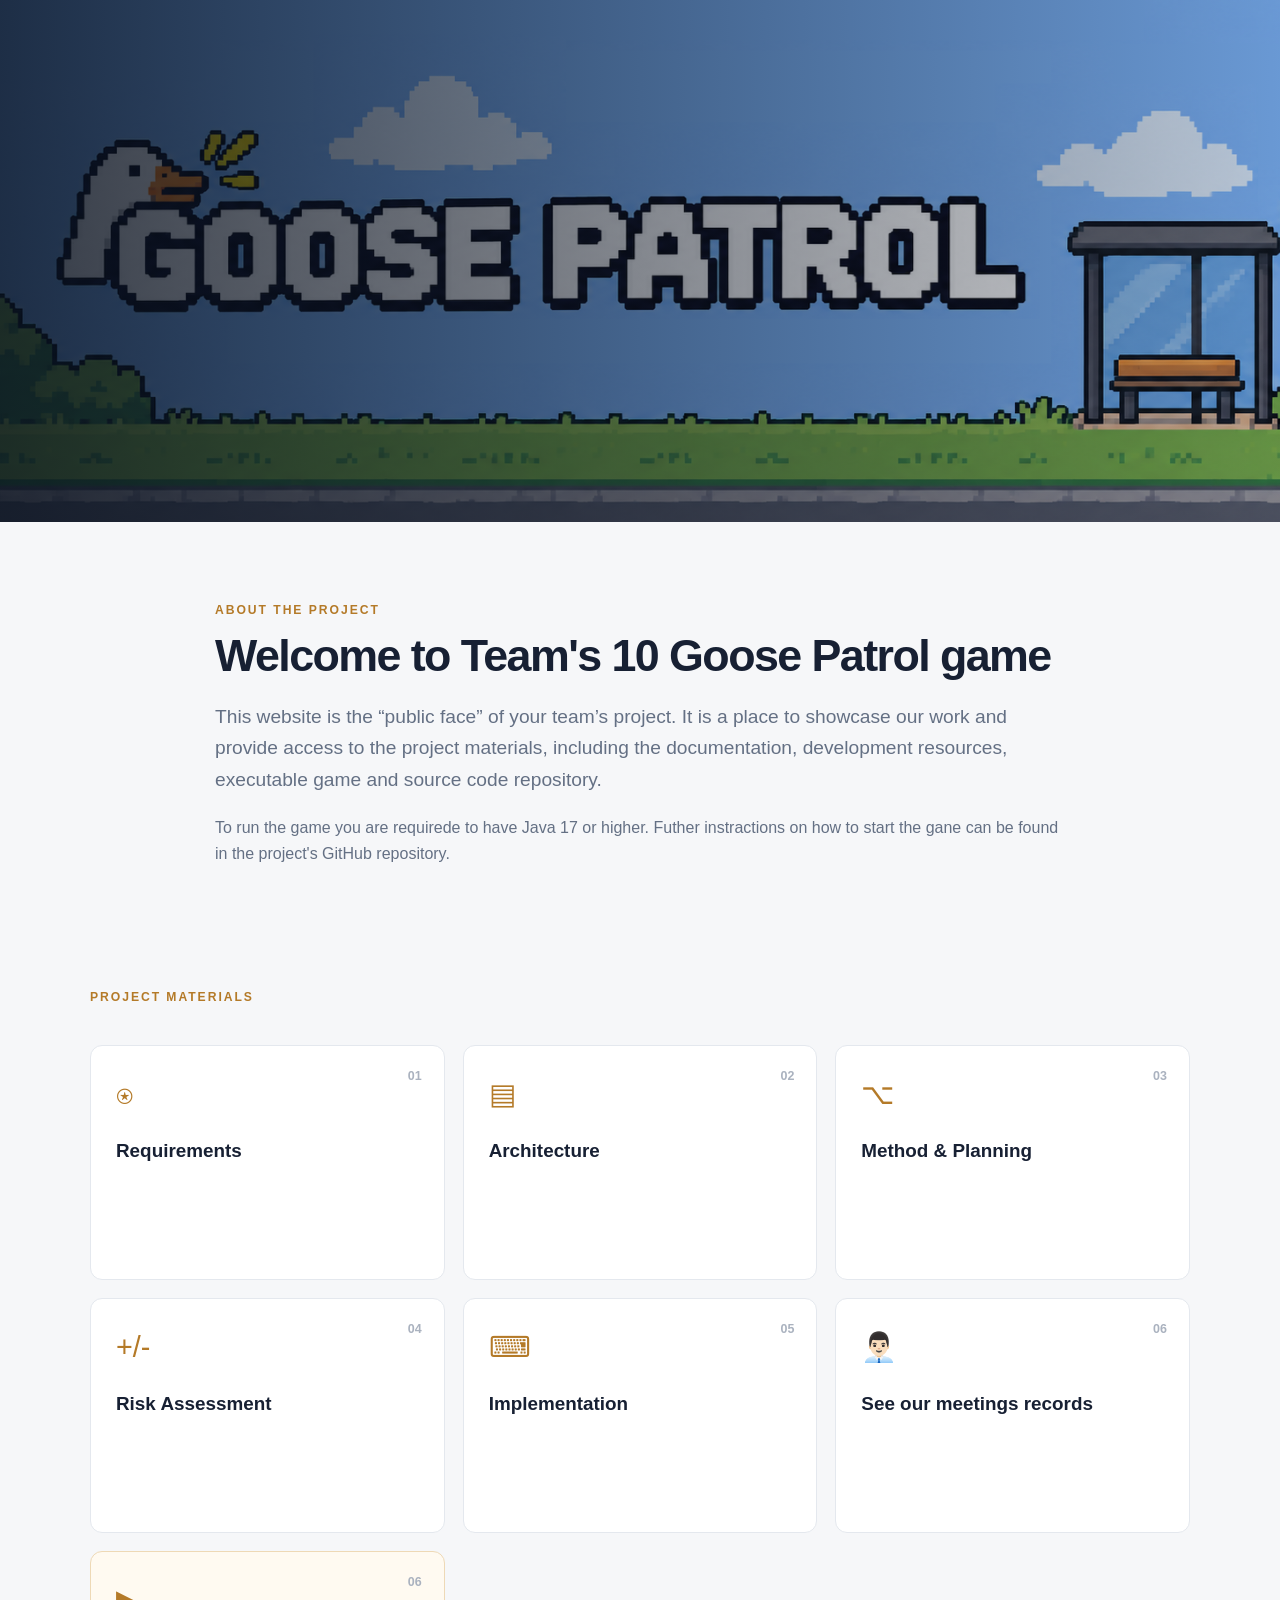
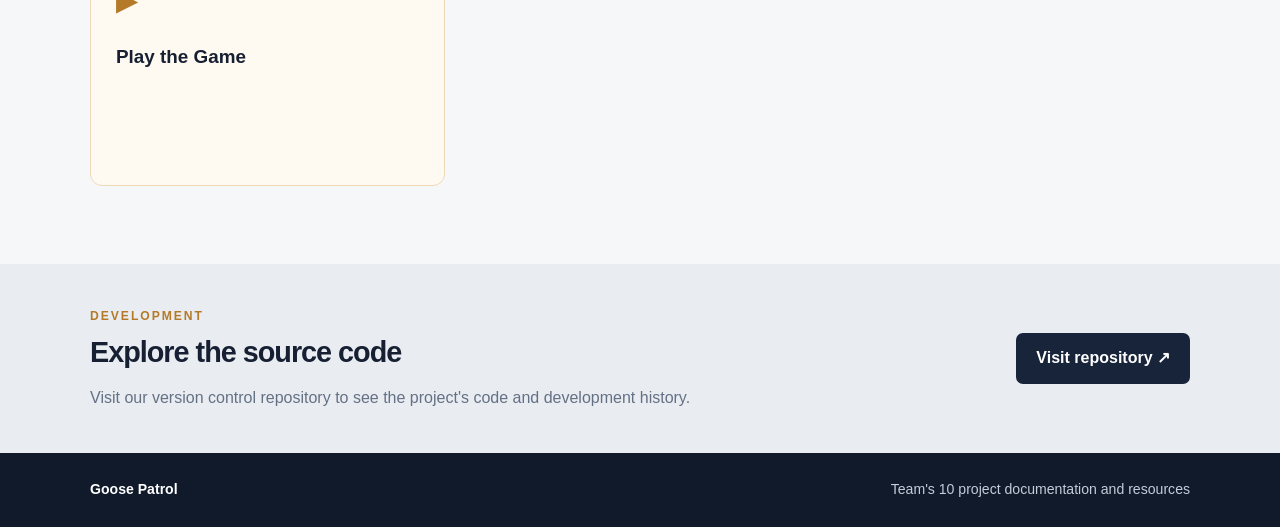
<file: index.html>
<!DOCTYPE html>
<html lang="en">
<head>
  <meta charset="UTF-8">
  <meta name="viewport" content="width=device-width, initial-scale=1.0">  
  <link rel="stylesheet" href="WebSite/styles.css">
</head>
<body>
  <header class="hero">
    <img class="hero-image" src="WebSite/images/splash.png">
    <div class="hero-shade"></div>
  </header>

  <main>
    <section class="intro section" id="project">
      <p class="eyebrow">ABOUT THE PROJECT</p>
      <h2>Welcome to Team's 10 Goose Patrol game</h2>
      <p class="lead">
        This website is the “public face” of your team’s project. It is a place to showcase our work and provide access to the project materials, including the documentation, development resources, executable game and source code repository.
      </p>
      <p>
        To run the game you are requirede to have Java 17 or higher. Futher instractions on how to start the gane can be found in the project's GitHub repository.
      </p>
    </section>

    <section class="section documents" id="documentation">
      <div class="section-heading">
        <div>
          <p class="eyebrow">PROJECT MATERIALS</p>
        </div>
      </div>

      <div class="card-grid">
        <a class="doc-card" href="WebSite/requirements.html">
          <span class="card-number">01</span>
          <span class="card-icon" aria-hidden="true">⍟</span>
          <h3>Requirements</h3>
        </a>

        <a class="doc-card" href="WebSite/architecture.html">
          <span class="card-number">02</span>
          <span class="card-icon" aria-hidden="true">▤</span>
          <h3>Architecture</h3>
        </a>

        <a class="doc-card" href="WebSite/planning.html">
          <span class="card-number">03</span>
          <span class="card-icon" aria-hidden="true">⌥</span>
          <h3>Method &amp; Planning</h3>
        </a>

        <a class="doc-card" href="WebSite/risk.html">
          <span class="card-number">04</span>
          <span class="card-icon" aria-hidden="true">+/-</span>
          <h3>Risk Assessment</h3>
        </a>

        <a class="doc-card" href="WebSite/implementation.html">
          <span class="card-number">05</span>
          <span class="card-icon" aria-hidden="true">⌨</span>
          <h3>Implementation</h3>
        </a>

        <a class="doc-card" href="WebSite/Meetings.html">
          <span class="card-number">06</span>
          <span class="card-icon" aria-hidden="true">👨🏻‍💼</span>
          <h3>See our meetings records</h3>
        </a>

        <a class="doc-card featured-card" href="WebSite/game.html">
          <span class="card-number">06</span>
          <span class="card-icon" aria-hidden="true">▶</span>
          <h3>Play the Game</h3>
        </a>
      </div>
    </section>

    <section class="repository-strip">
      <div>
        <p class="eyebrow">DEVELOPMENT</p>
        <h2>Explore the source code</h2>
        <p>Visit our version control repository to see the project's code and development history.</p>
      </div>
      <a class="button button-dark" href="https://github.com/VladislavBeer/eng1-c3-g10/" target="_blank" rel="noopener">Visit repository ↗</a>
    </section>
  </main>

  <footer>
    <a class="footer-brand" href="index.html">Goose Patrol </a>
    <p>Team's 10 project documentation and resources</p>
  </footer>
</body>
</html>
</file>
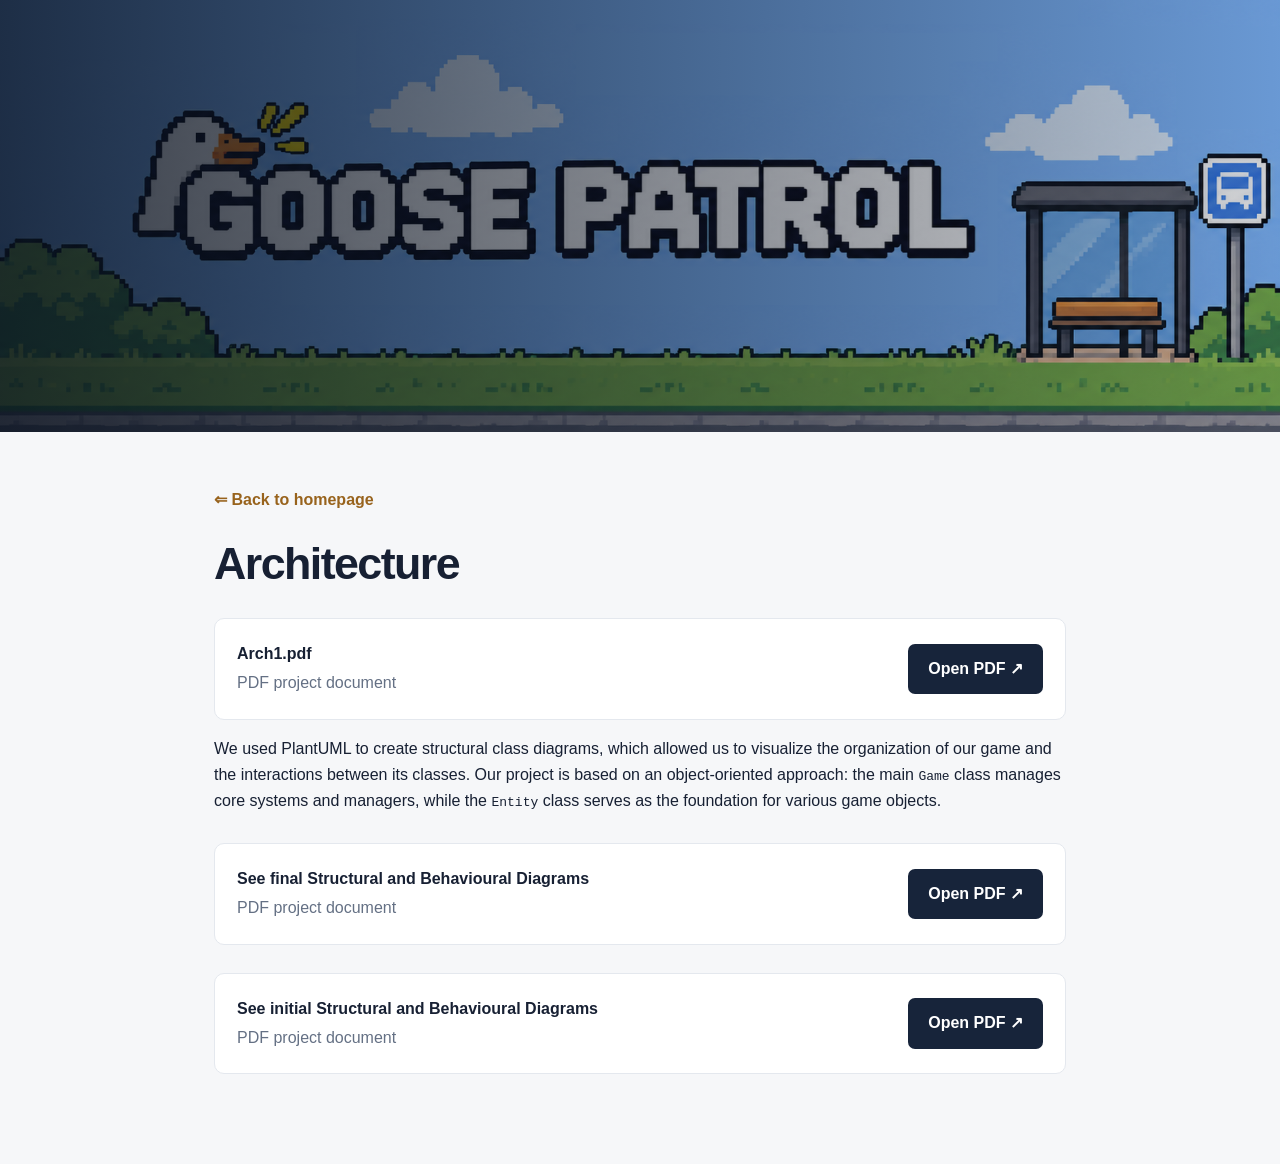
<file: WebSite/architecture.html>
<!DOCTYPE html>
<html lang="en">
<head>
  <meta charset="UTF-8">
  <meta name="viewport" content="width=device-width, initial-scale=1.0">
  <link rel="stylesheet" href="styles.css">
</head>
<body>
  <header class="page-header">
    <img class="hero-image" src="images/splash.png" alt="Game splash screen">
    <div class="hero-shade"></div>
  </header>

  <main class="page-content">
    <a class="back-link" href="../index.html">⇐ Back to homepage</a>

    <h2>Architecture</h2>

    <div class="file-panel">
      <div>
        <strong>Arch1.pdf</strong>
        <p>PDF project document</p>
      </div>
      <a class="button button-dark" href="../docs/Arch1.pdf" target="_blank" rel="noopener">
        Open PDF ↗
      </a>
    </div>

    <p>
      We used PlantUML to create structural class diagrams, which allowed us to visualize the organization of our game and the interactions between its classes. Our project is based on an object-oriented approach: the main <code>Game</code> class manages core systems and managers, while the <code>Entity</code> class serves as the foundation for various game objects.
    </p>

    <div class="file-panel">
      <div>
        <strong>See final Structural and Behavioural Diagrams</strong>
        <p>PDF project document</p>
      </div>
      <a class="button button-dark" href="../docs/Final Architecture Images.pdf" target="_blank" rel="noopener">
        Open PDF ↗
      </a>
    </div>
    <div class="file-panel">
      <div>
        <strong>See initial Structural and Behavioural Diagrams</strong>
        <p>PDF project document</p>
      </div>
      <a class="button button-dark" href="../docs/Initial Architecture Images.pdf" target="_blank" rel="noopener">
        Open PDF ↗
      </a>
    </div>

  </main>
</body>
</html>
</file>
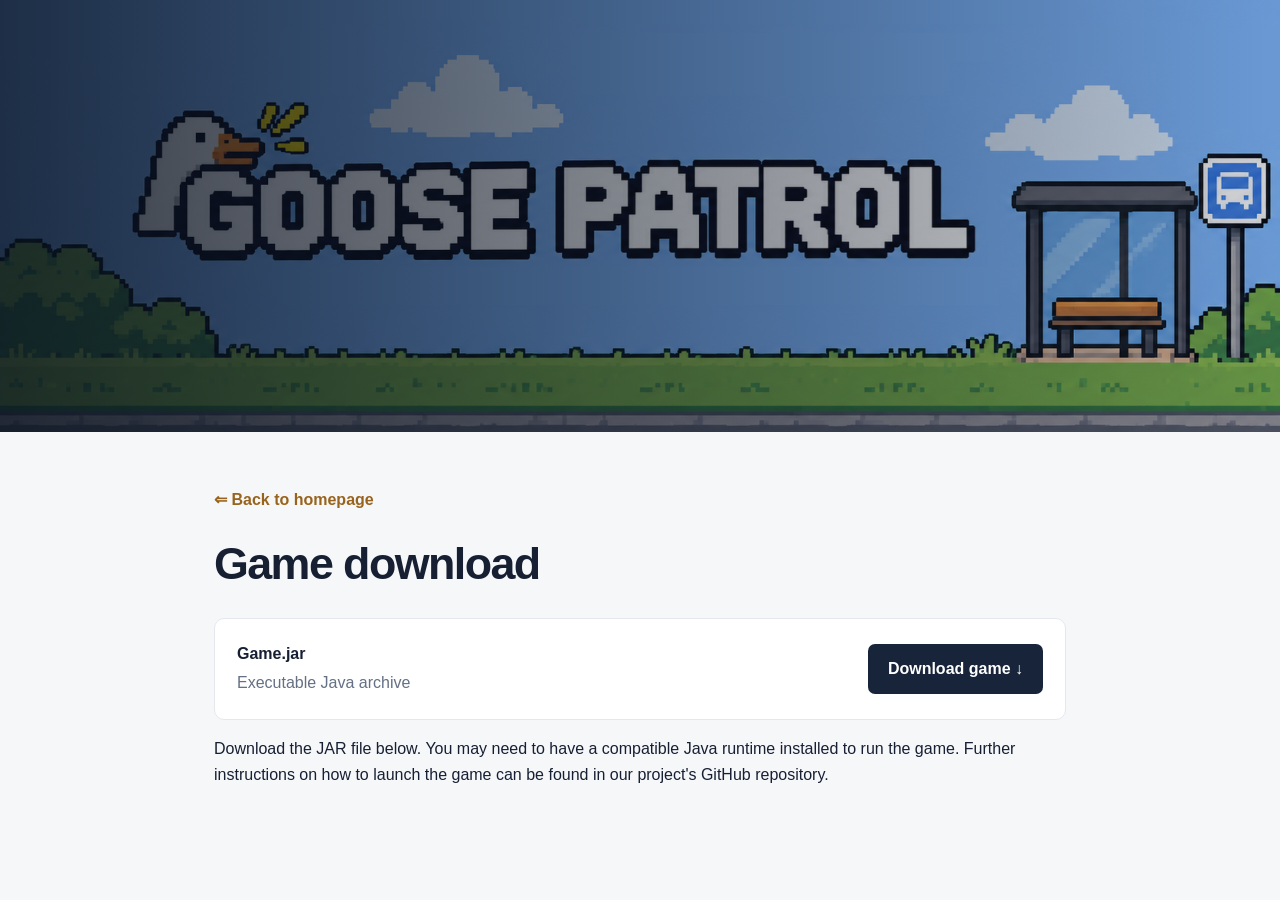
<file: WebSite/game.html>
<!DOCTYPE html>
<html lang="en">
<head>
  <meta charset="UTF-8">
  <meta name="viewport" content="width=device-width, initial-scale=1.0">
  <link rel="stylesheet" href="styles.css">
</head>
<body>
  <header class="page-header">
    <img class="hero-image" src="images/splash.png">
    <div class="hero-shade"></div>
  </header>
  <main class="page-content">
    <a class="back-link" href="../index.html">⇐ Back to homepage</a>
    <h2>Game download</h2>
    <div class="file-panel">
      <div><strong>Game.jar</strong><p>Executable Java archive</p></div>
      <a class="button button-dark" href="../GoosePatrol-1.0.0.jar" download>Download game ↓</a>
    </div>
    <p>Download the JAR file below. You may need to have a compatible Java runtime installed to run the game. Further instructions on how to launch the game can be found in our project's GitHub repository.</p>
    
  </main>
</body>
</html>
</file>
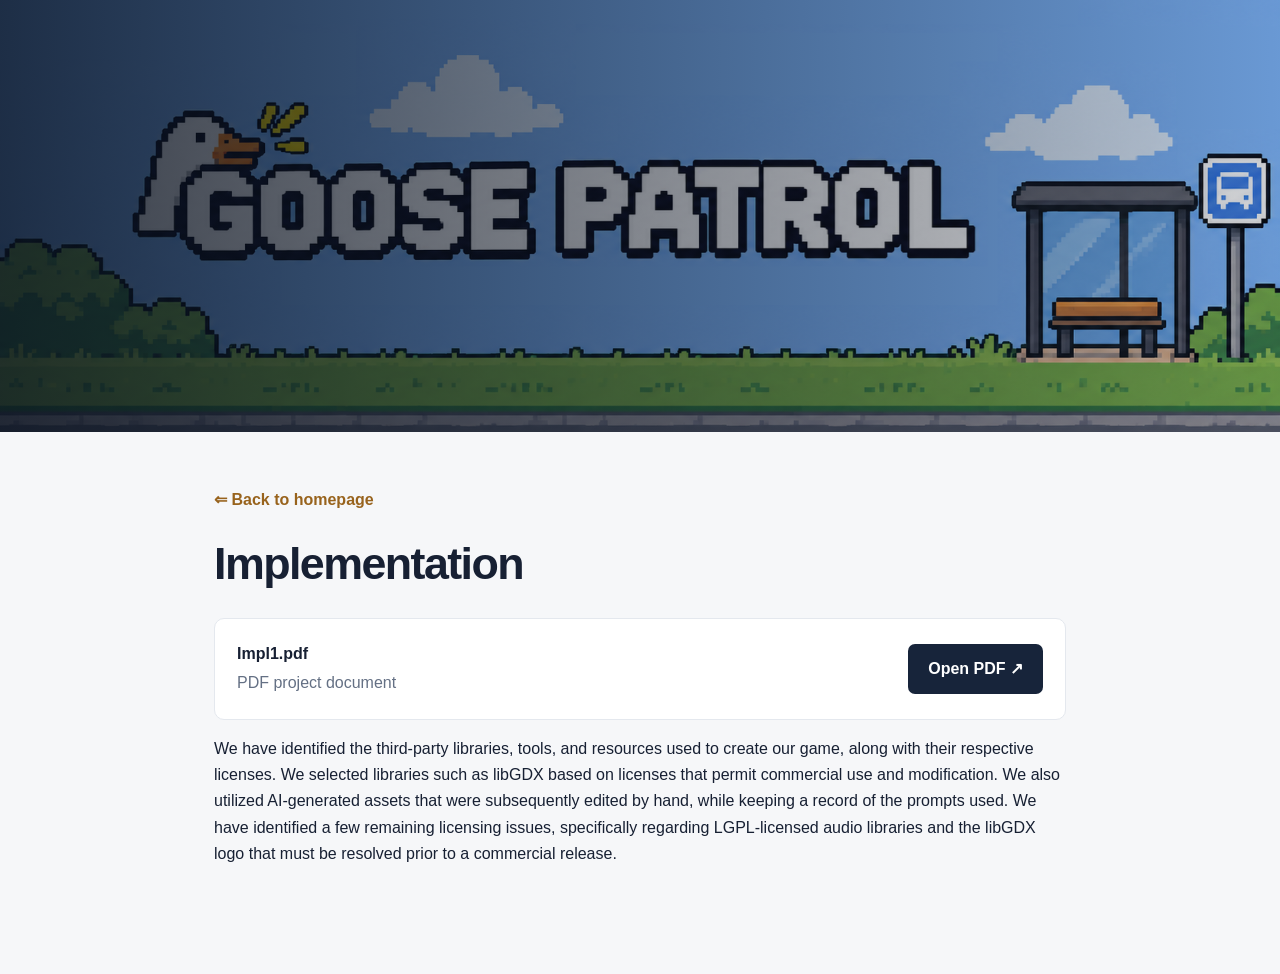
<file: WebSite/implementation.html>
<!DOCTYPE html>
<html lang="en">
<head>
  <meta charset="UTF-8">
  <meta name="viewport" content="width=device-width, initial-scale=1.0">
  <link rel="stylesheet" href="styles.css">
</head>
<body>
  <header class="page-header">
    <img class="hero-image" src="images/splash.png">
    <div class="hero-shade"></div>
  </header>
  <main class="page-content">
    <a class="back-link" href="../index.html">⇐ Back to homepage</a>
    <h2>Implementation</h2>
    <div class="file-panel">
      <div><strong>Impl1.pdf</strong><p>PDF project document</p></div>
      <a class="button button-dark" href="../docs/Impl1.pdf" target="_blank" rel="noopener">Open PDF ↗</a>
    </div>
    <p>We have identified the third-party libraries, tools, and resources used to create our game, along with their respective licenses. We selected libraries such as libGDX based on licenses that permit commercial use and modification. We also utilized AI-generated assets that were subsequently edited by hand, while keeping a record of the prompts used. We have identified a few remaining licensing issues, specifically regarding LGPL-licensed audio libraries and the libGDX logo that must be resolved prior to a commercial release.</p>
</main>
</body>
</html>
</file>
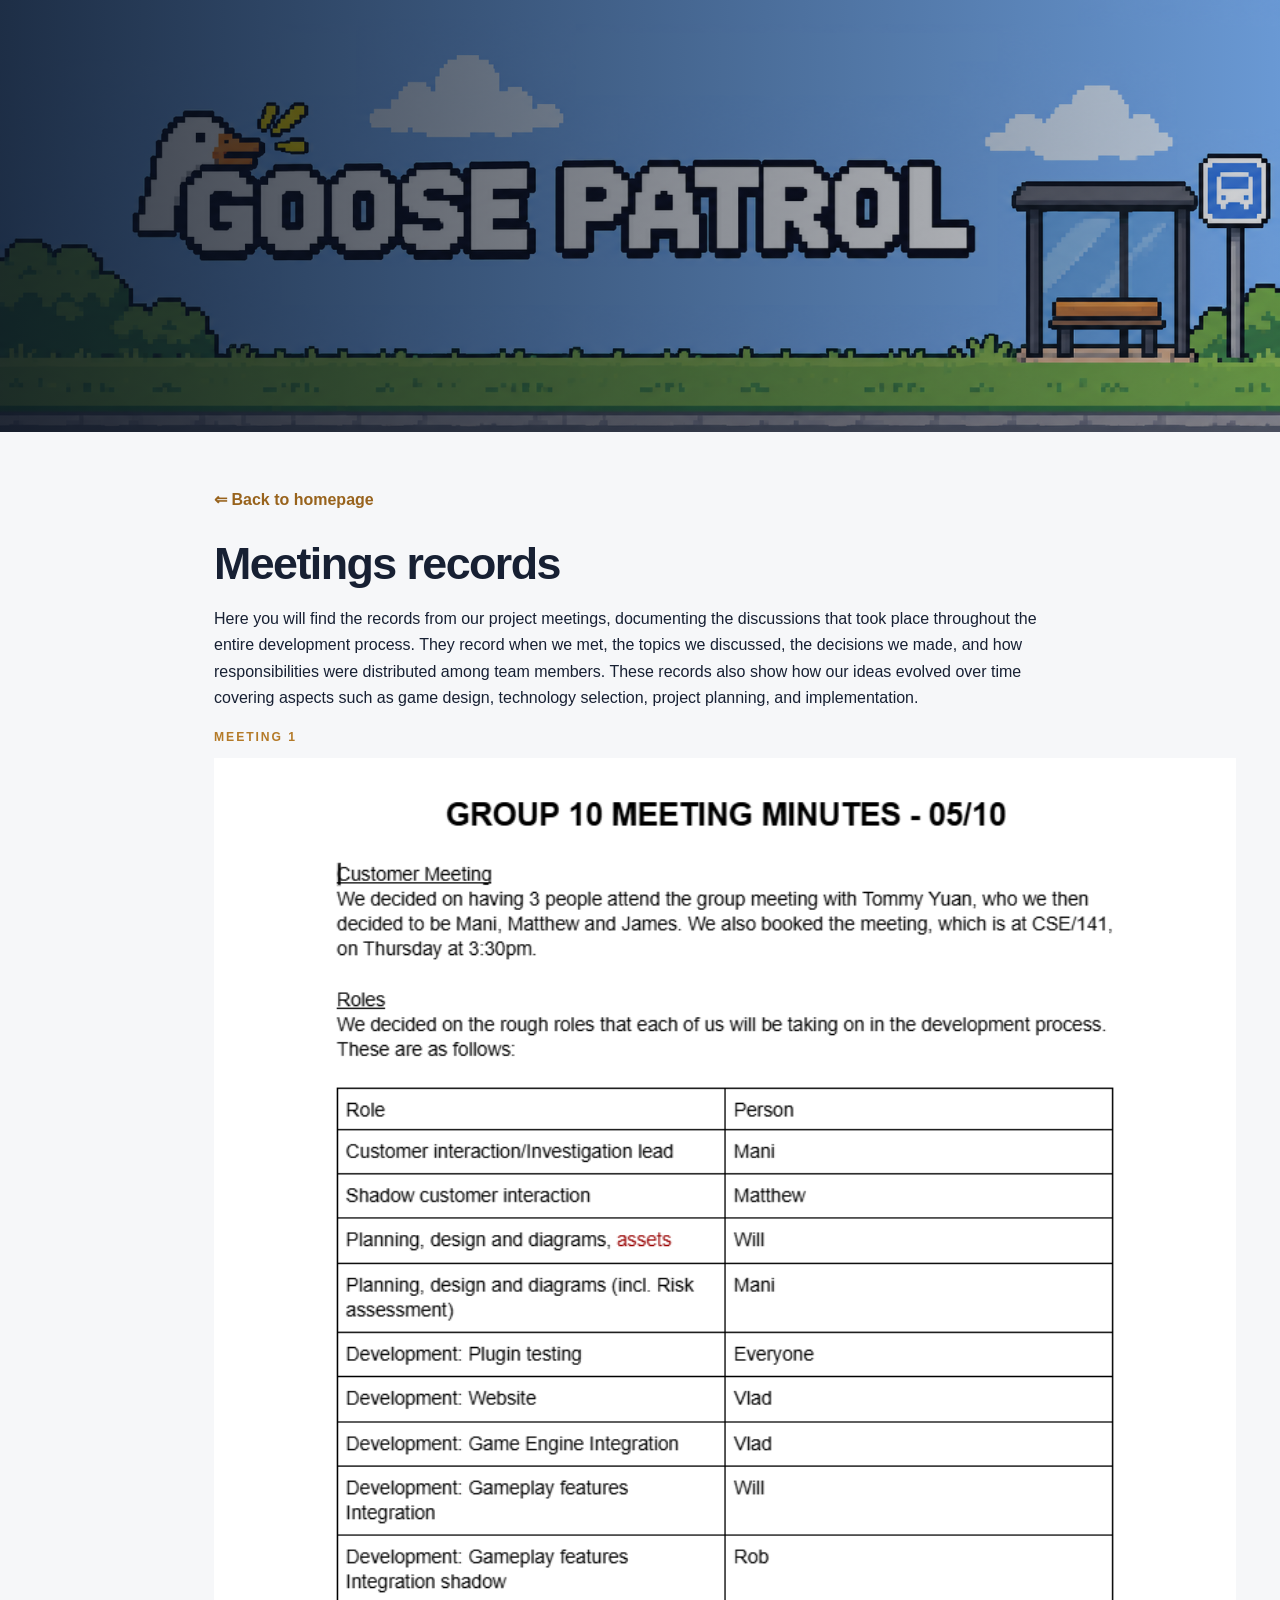
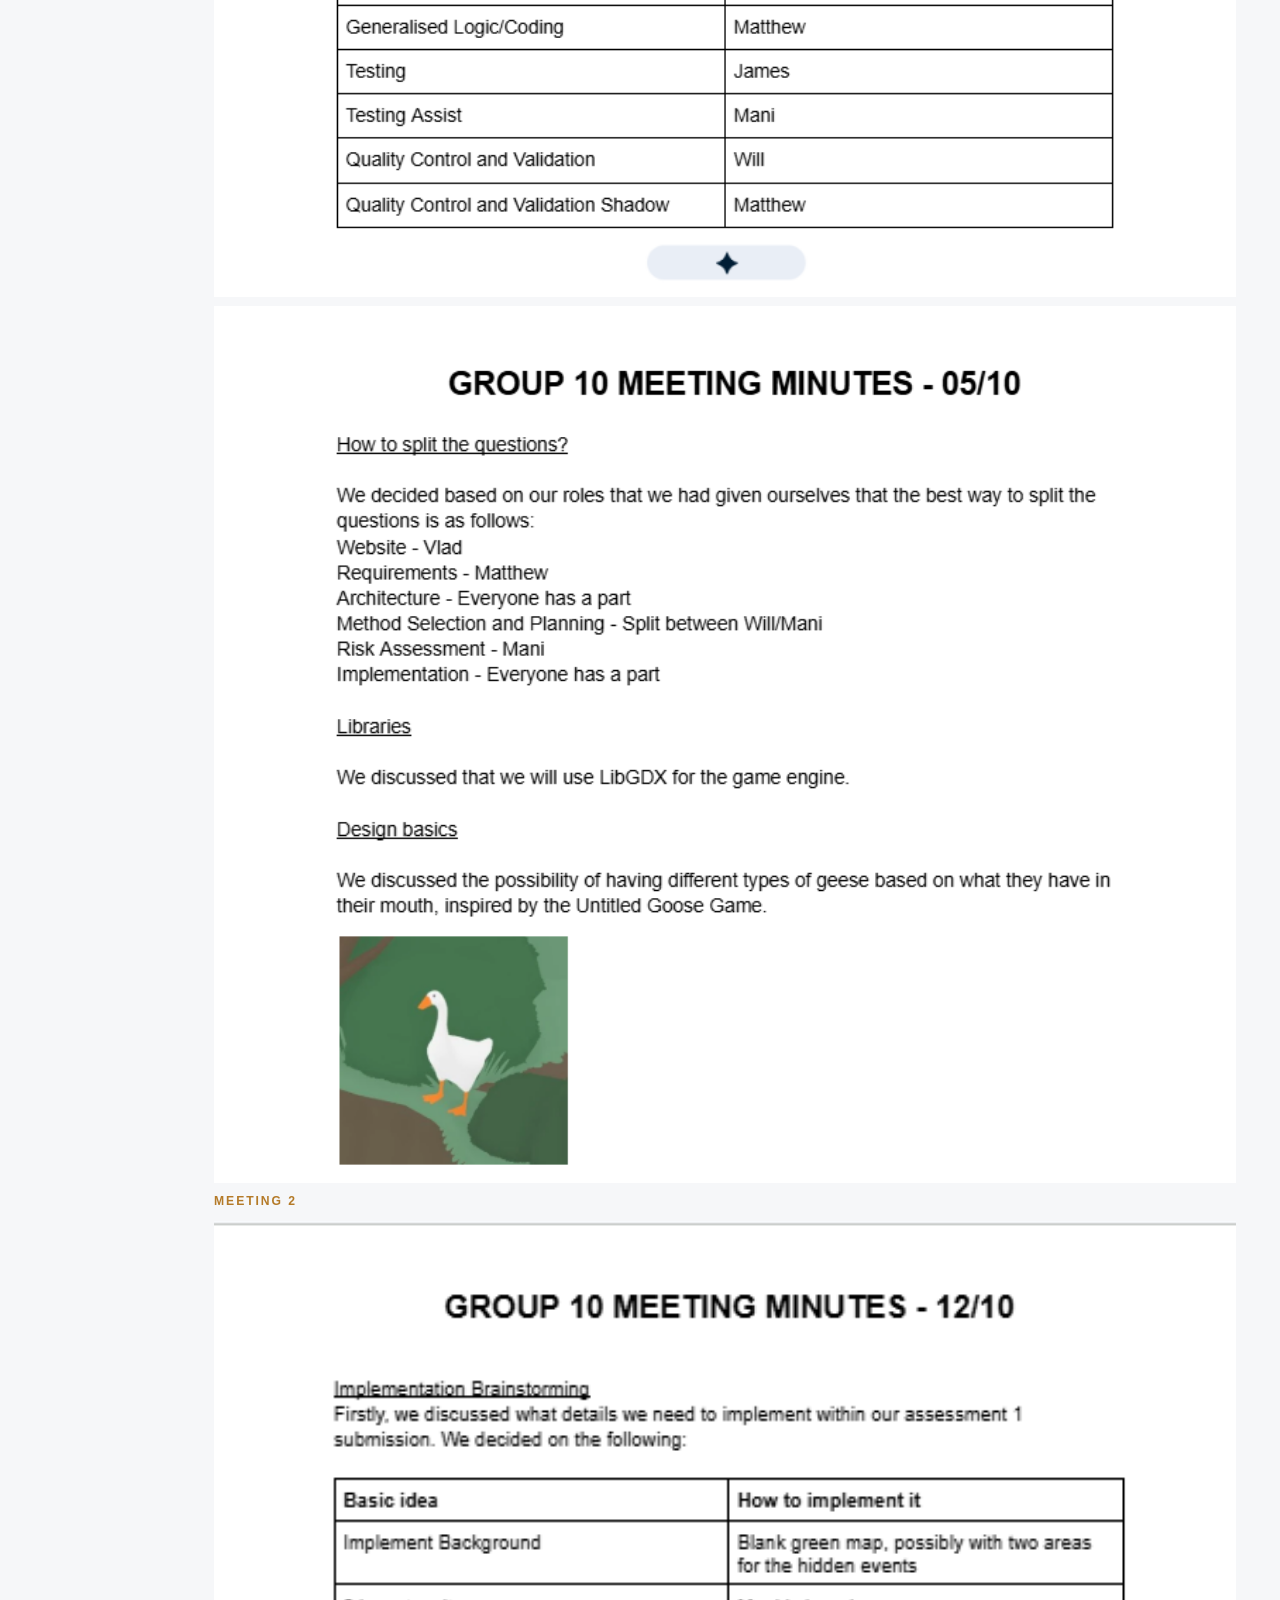
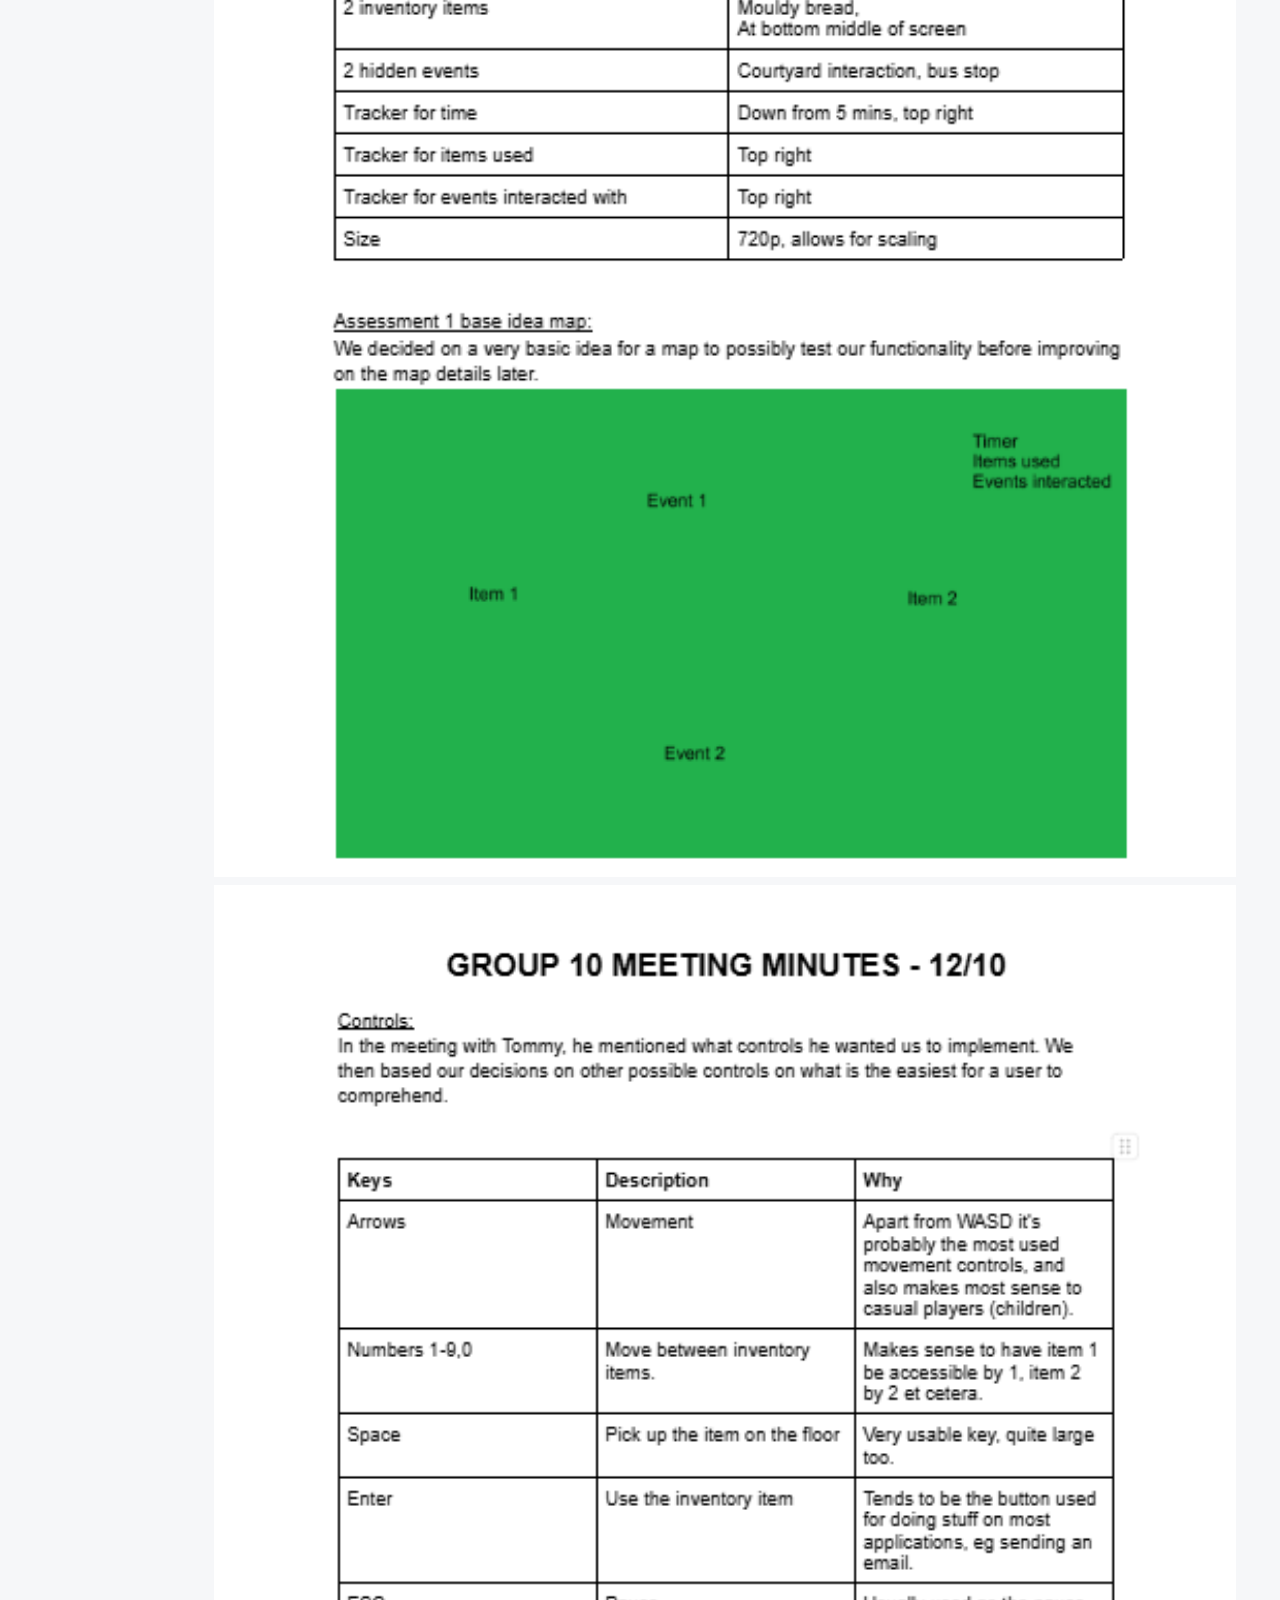
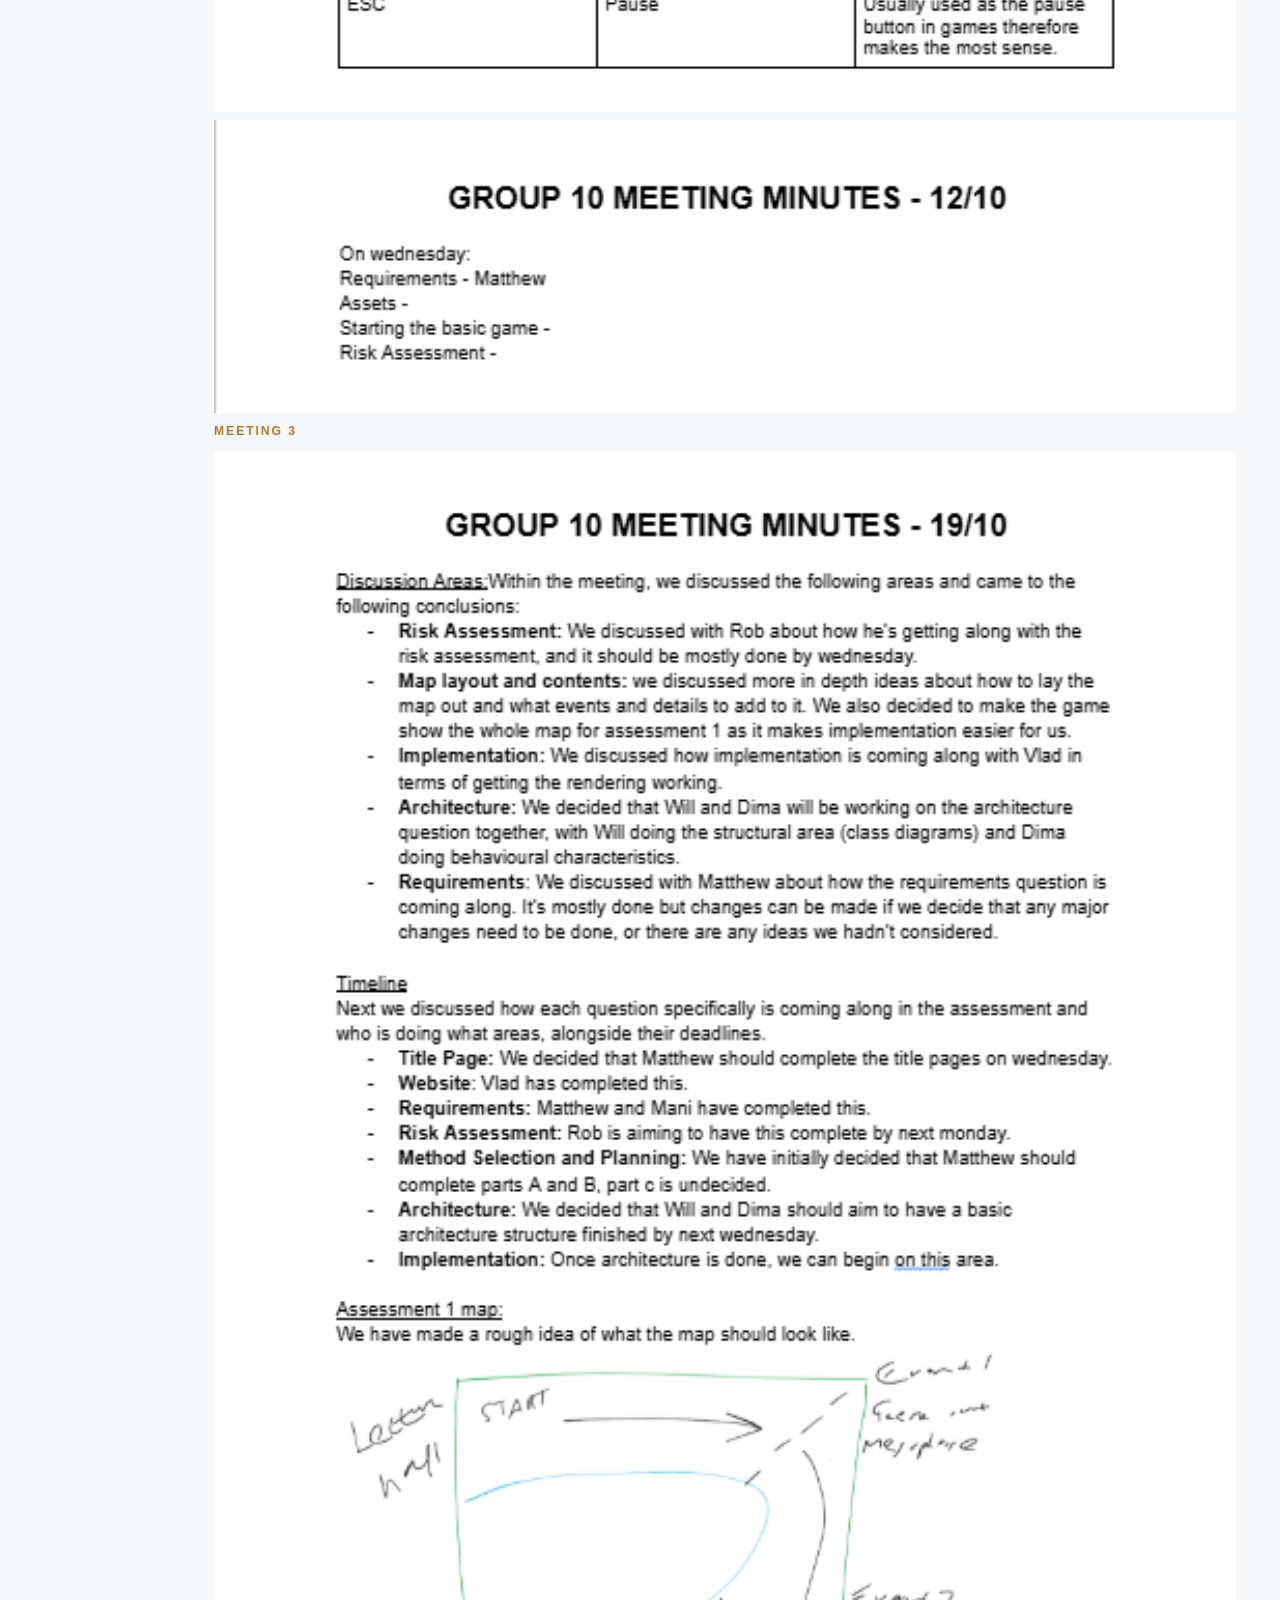
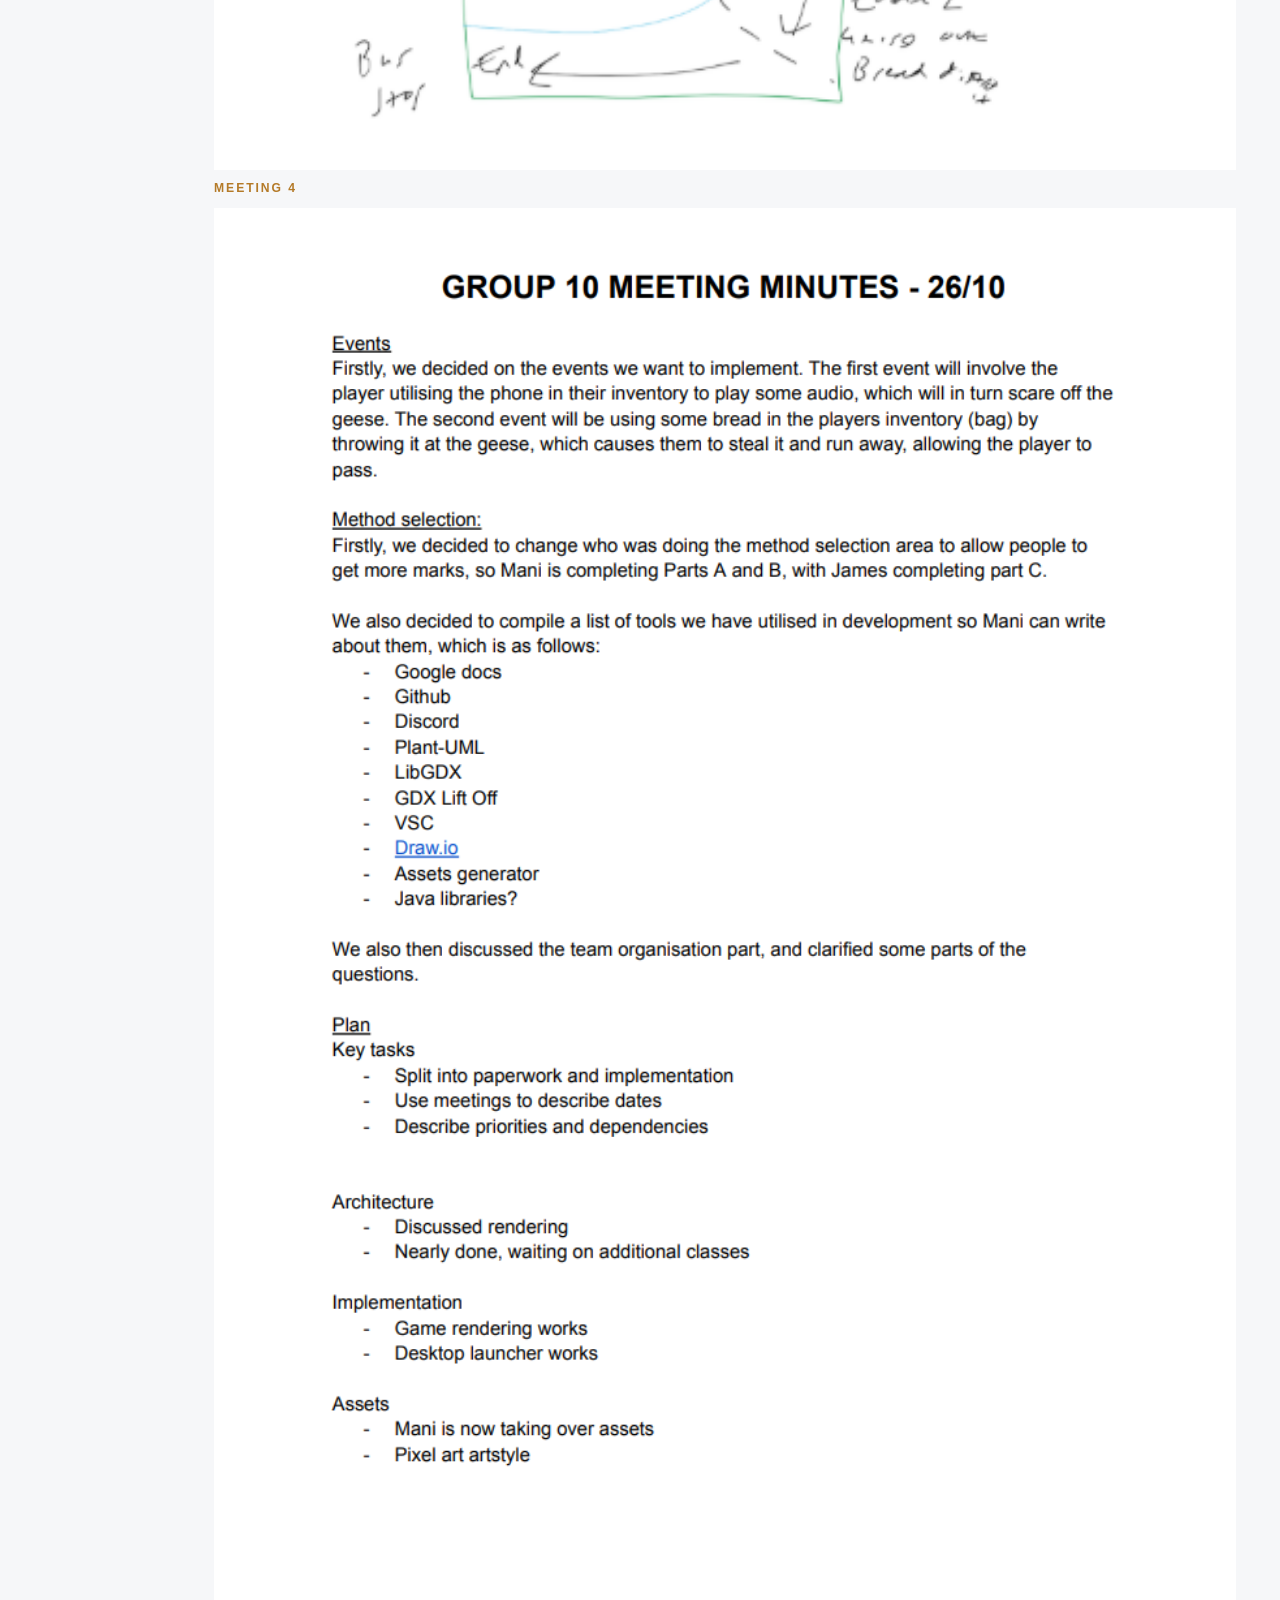
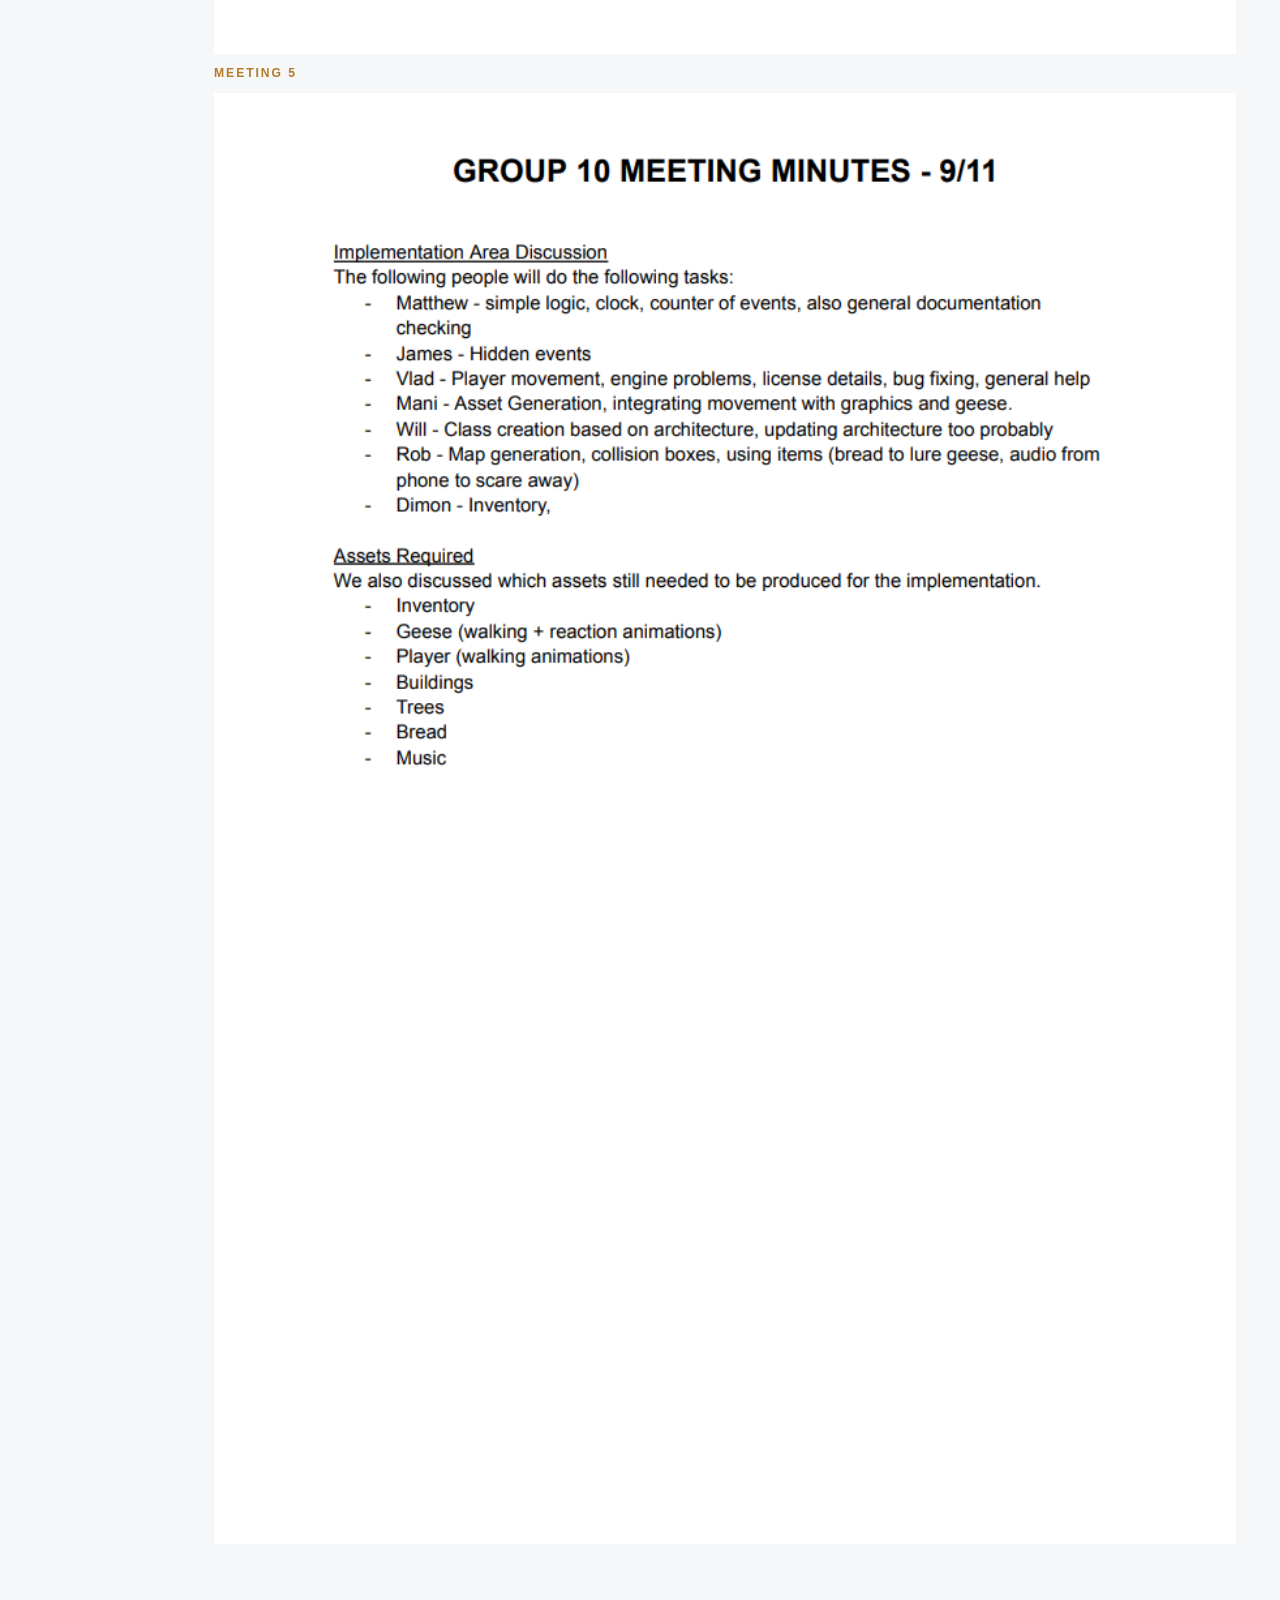
<file: WebSite/Meetings.html>
<!DOCTYPE html>
<html lang="en">
<head>
  <meta charset="UTF-8">
  <meta name="viewport" content="width=device-width, initial-scale=1.0">
  <link rel="stylesheet" href="styles.css">
</head>
<body>
  <header class="page-header">
    <img class="hero-image" src="images/splash.png">
    <div class="hero-shade"></div>
  </header>
  <main class="page-content">
    <a class="back-link" href="../index.html">⇐ Back to homepage</a>
    <h2>Meetings records</h2>
    
    <p>Here you will find the records from our project meetings, documenting the discussions that took place throughout the entire development process. They record when we met, the topics we discussed, the decisions we made, and how responsibilities were distributed among team members. These records also show how our ideas evolved over time covering aspects such as game design, technology selection, project planning, and implementation.</p>

    <p class="eyebrow">MEETING 1</p>
    <img src="../docs/Weekly plan screenshots/Meeting 1 - screenshot 1.png" style="width: 120%;">
    <img src="../docs/Weekly plan screenshots/Meeting 1 - screenshot 2.png" style="width: 120%;">
    <p class="eyebrow">MEETING 2</p>
    <img src="../docs/Weekly plan screenshots/Meeting 2 - screenshot 1.png" style="width: 120%;">
    <img src="../docs/Weekly plan screenshots/Meeting 2 - screenshot 2.png" style="width: 120%;">
    <img src="../docs/Weekly plan screenshots/Meeting 2 - screenshot 3.png" style="width: 120%;">
    <p class="eyebrow">MEETING 3</p>
    <img src="../docs/Weekly plan screenshots/Meeting 3 - screenshot.png" style="width: 120%;">
    <p class="eyebrow">MEETING 4</p>
    <img src="../docs/Weekly plan screenshots/Meeting 4 - screenshot.png" style="width: 120%;">
    <p class="eyebrow">MEETING 5</p>
    <img src="../docs/Weekly plan screenshots/Meeting 5 - screenshot.png" style="width: 120%;">
    
  </main>
</body>
</html>
</file>
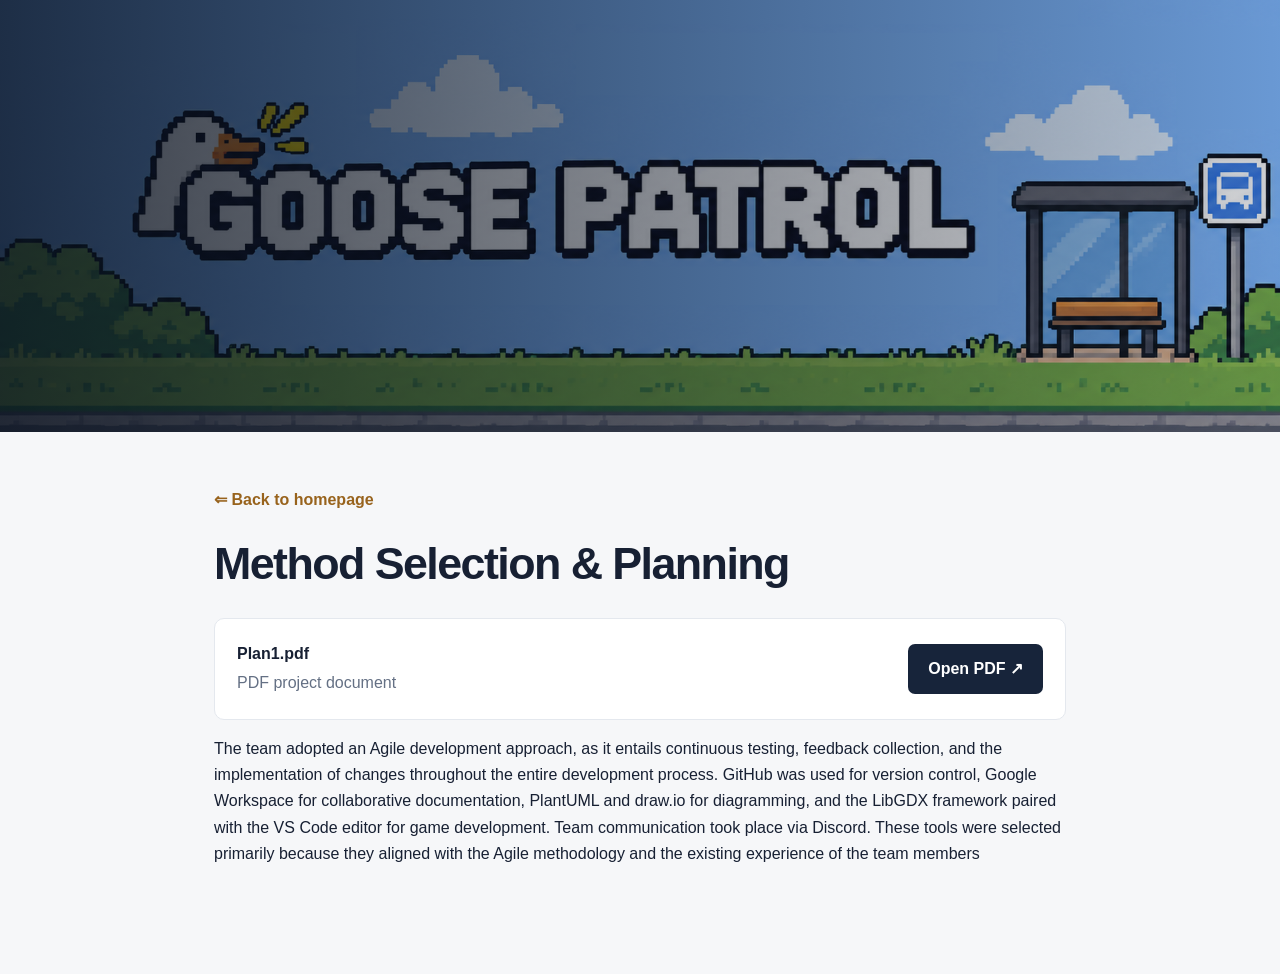
<file: WebSite/planning.html>
<!DOCTYPE html>
<html lang="en">
<head>
  <meta charset="UTF-8">
  <meta name="viewport" content="width=device-width, initial-scale=1.0">
  <link rel="stylesheet" href="styles.css">
</head>
<body>
  <header class="page-header">
    <img class="hero-image" src="images/splash.png">
    <div class="hero-shade"></div>
  </header>
  <main class="page-content">
    <a class="back-link" href="../index.html">⇐ Back to homepage</a>
    <h2>Method Selection & Planning</h2>
    <div class="file-panel">
      <div><strong>Plan1.pdf</strong><p>PDF project document</p></div>
      <a class="button button-dark" href="../docs/Plan1.pdf" target="_blank" rel="noopener">Open PDF ↗</a>
    </div>
    <p>The team adopted an Agile development approach, as it entails continuous testing, feedback collection, and the implementation of changes throughout the entire development process. GitHub was used for version control, Google Workspace for collaborative documentation, PlantUML and draw.io for diagramming, and the LibGDX framework paired with the VS Code editor for game development. Team communication took place via Discord. These tools were selected primarily because they aligned with the Agile methodology and the existing experience of the team members</p>
  </main>
</body>
</html>
</file>
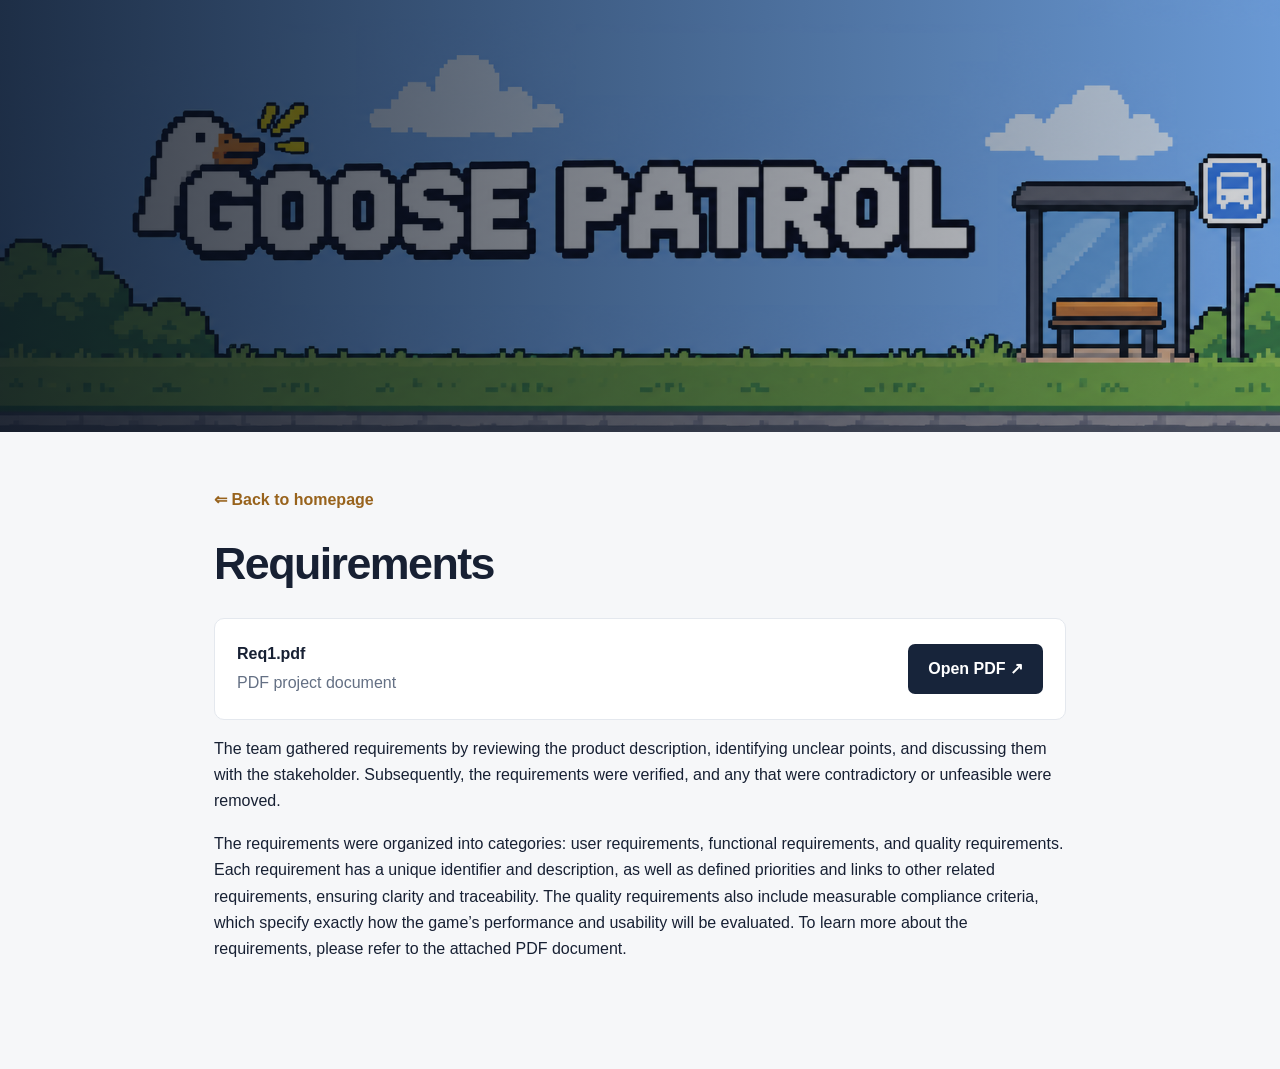
<file: WebSite/requirements.html>
<!DOCTYPE html>
<html lang="en">
<head>
  <meta charset="UTF-8">
  <meta name="viewport" content="width=device-width, initial-scale=1.0">
  <link rel="stylesheet" href="styles.css">
</head>
<body>
  <header class="page-header">
    <img class="hero-image" src="images/splash.png">
    <div class="hero-shade"></div>
  </header>
  <main class="page-content">
    <a class="back-link" href="../index.html">⇐ Back to homepage</a>
    <h2>Requirements</h2>
    <div class="file-panel">
      <div><strong>Req1.pdf</strong><p>PDF project document</p></div>
      <a class="button button-dark" href="../docs/Req1.pdf" target="_blank" rel="noopener">Open PDF ↗</a>
    </div>
    <p>The team gathered requirements by reviewing the product description, identifying unclear points, and discussing them with the stakeholder. Subsequently, the requirements were verified, and any that were contradictory or unfeasible were removed.</p>
    <p>The requirements were organized into categories: user requirements, functional requirements, and quality requirements. Each requirement has a unique identifier and description, as well as defined priorities and links to other related requirements, ensuring clarity and traceability. The quality requirements also include measurable compliance criteria, which specify exactly how the game’s performance and usability will be evaluated. To learn more about the requirements, please refer to the attached PDF document.</p>
  </main>
</body>
</html>
</file>
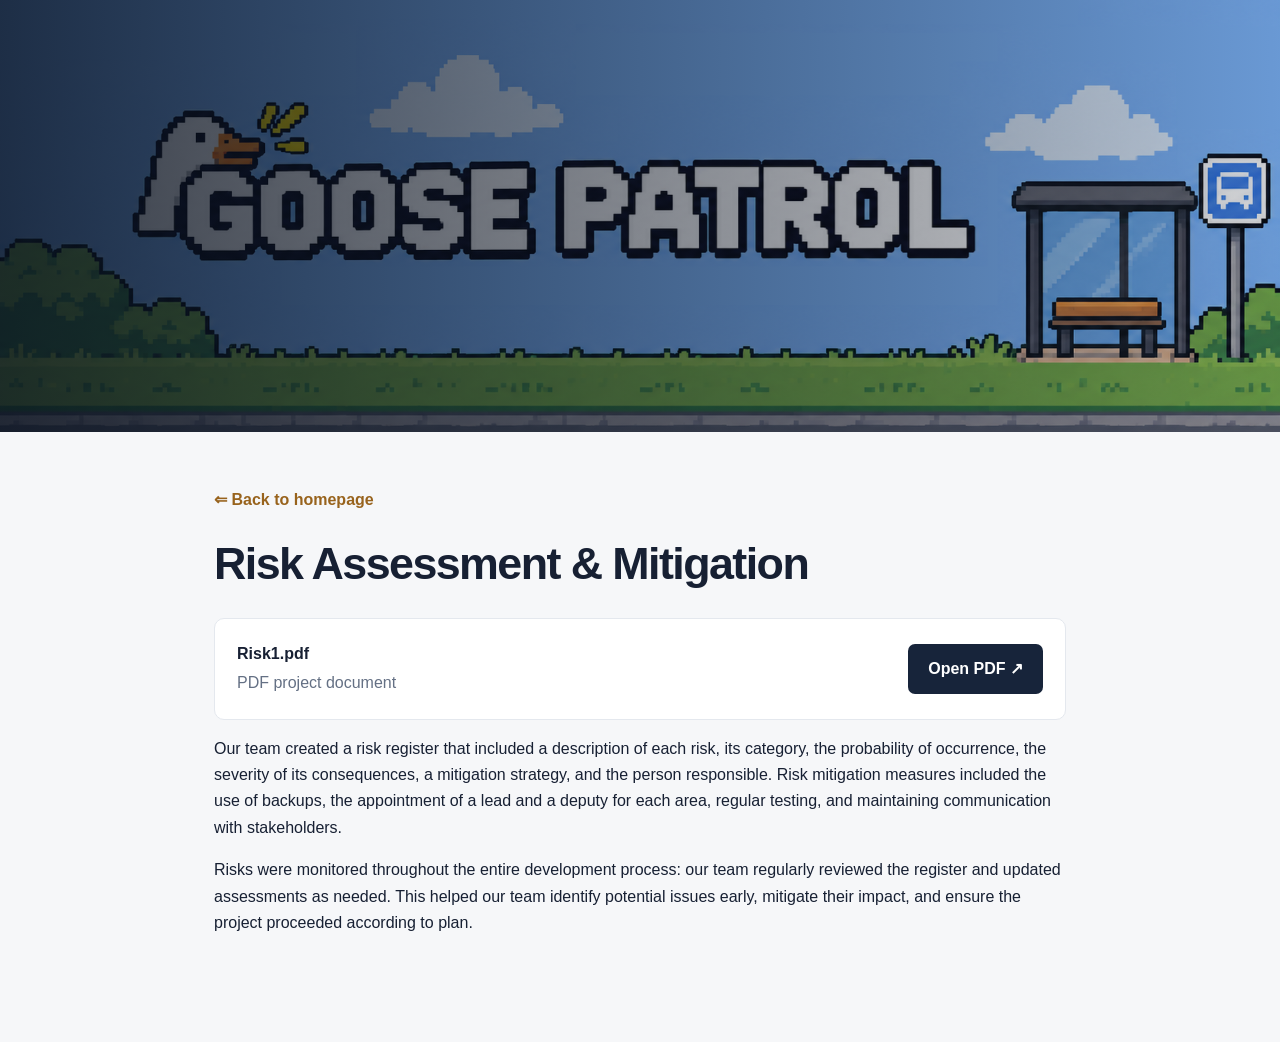
<file: WebSite/risk.html>
<!DOCTYPE html>
<html lang="en">
<head>
  <meta charset="UTF-8">
  <meta name="viewport" content="width=device-width, initial-scale=1.0">
  <link rel="stylesheet" href="styles.css">
</head>
<body>
  <header class="page-header">
    <img class="hero-image" src="images/splash.png">
    <div class="hero-shade"></div>
  </header>
  <main class="page-content">
    <a class="back-link" href="../index.html">⇐ Back to homepage</a>
    <h2>Risk Assessment & Mitigation</h2>
    <div class="file-panel">
      <div><strong>Risk1.pdf</strong><p>PDF project document</p></div>
      <a class="button button-dark" href="../docs/Risk1.pdf" target="_blank" rel="noopener">Open PDF ↗</a>
    </div>
    <p>Our team created a risk register that included a description of each risk, its category, the probability of occurrence, the severity of its consequences, a mitigation strategy, and the person responsible. Risk mitigation measures included the use of backups, the appointment of a lead and a deputy for each area, regular testing, and maintaining communication with stakeholders.</p>
    <p>Risks were monitored throughout the entire development process: our team regularly reviewed the register and updated assessments as needed. This helped our team identify potential issues early, mitigate their impact, and ensure the project proceeded according to plan.</p>
    
  </main>
</body>
</html>
</file>
<file: WebSite/styles.css>
:root {
  --ink: #172033;
  --muted: #647084;
  --paper: #f6f7f9;
  --white: #ffffff;
  --accent: #e2a64b;
  --line: #e4e8ee;
  --navy: #17243a;
}

* { box-sizing: border-box; }
html { scroll-behavior: smooth; }
body {
  margin: 0;
  color: var(--ink);
  background: var(--paper);
  font-family: Arial, Helvetica, sans-serif;
  line-height: 1.65;
}
a { color: inherit; }

.hero {
  position: relative;
  width: 100%;
  min-height: 430px;
  height: 58vh;
  max-height: 650px;
  overflow: hidden;
  display: flex;
  align-items: center;
  background: #25344d;
}
.hero-image {
  position: absolute;
  inset: 0;
  width: 100%;
  height: 100%;
  object-fit: cover;
  object-position: center;
}
.hero-shade {
  position: absolute;
  inset: 0;
  background: linear-gradient(90deg, rgba(8, 16, 30, .82), rgba(8, 16, 30, .18));
}
.hero-content {
  position: relative;
  z-index: 1;
  width: min(1100px, calc(100% - 48px));
  margin: 0 auto;
  color: white;
  padding: 55px 0;
}
.eyebrow {
  margin: 0 0 10px;
  color: #b47a28;
  font-size: .76rem;
  font-weight: 800;
  letter-spacing: .16em;
}
.hero .eyebrow { color: #f2c477; }
.hero h1 {
  max-width: 760px;
  margin: 0;
  font-size: clamp(2.8rem, 7vw, 5.8rem);
  line-height: 1.03;
  letter-spacing: -.045em;
}
.hero-content > p:not(.eyebrow) {
  max-width: 560px;
  margin: 20px 0 28px;
  color: rgba(255,255,255,.88);
  font-size: 1.1rem;
}

.button {
  display: inline-flex;
  align-items: center;
  justify-content: center;
  min-height: 48px;
  padding: 12px 20px;
  border-radius: 7px;
  text-decoration: none;
  font-weight: 700;
  transition: transform .18s ease, opacity .18s ease;
}
.button:hover { transform: translateY(-2px); opacity: .92; }
.button-light { color: var(--ink); background: white; }
.button-dark { color: white; background: var(--navy); }
.section {
  width: min(1100px, calc(100% - 48px));
  margin: 0 auto;
  padding: 78px 0;
}
.intro { max-width: 850px; }
h2 {
  margin: 0 0 15px;
  font-size: clamp(2rem, 4vw, 2.8rem);
  line-height: 1.15;
  letter-spacing: -.035em;
}
.intro p:not(.eyebrow) { color: var(--muted); }
.intro .lead { color: #39465a; font-size: 1.2rem; }

.documents { padding-top: 25px; }
.section-heading {
  display: flex;
  align-items: end;
  justify-content: space-between;
  gap: 24px;
  margin-bottom: 28px;
}
.section-heading > p { max-width: 300px; color: var(--muted); }
.card-grid {
  display: grid;
  grid-template-columns: repeat(3, minmax(0, 1fr));
  gap: 18px;
}
.doc-card {
  position: relative;
  display: block;
  min-height: 235px;
  padding: 25px;
  border: 1px solid var(--line);
  border-radius: 12px;
  background: var(--white);
  text-decoration: none;
  transition: transform .18s ease, box-shadow .18s ease, border-color .18s ease;
}
.doc-card:hover {
  transform: translateY(-4px);
  border-color: #d3a45e;
  box-shadow: 0 12px 28px rgba(23,32,51,.08);
}
.card-number {
  position: absolute;
  top: 20px;
  right: 22px;
  color: #aab2bf;
  font-size: .78rem;
  font-weight: 700;
}
.card-icon { display: block; margin-bottom: 17px; color: #b47a28; font-size: 1.8rem; }
.doc-card h3 { margin: 0 0 7px; font-size: 1.18rem; }
.doc-card p { margin: 0 0 20px; color: var(--muted); font-size: .94rem; }
.card-link { color: #98631d; font-size: .9rem; font-weight: 700; }
.featured-card { background: #fffaf1; border-color: #eed9b6; }

.repository-strip {
  display: flex;
  align-items: center;
  justify-content: space-between;
  gap: 28px;
  padding: 42px max(24px, calc((100% - 1100px) / 2));
  background: #e9edf2;
}
.repository-strip h2 { font-size: 1.8rem; }
.repository-strip p:not(.eyebrow) { max-width: 650px; margin-bottom: 0; color: var(--muted); }

.resource-hub {
  margin-top: 20px;
  margin-bottom: 35px;
  padding: 42px;
  border-radius: 14px;
  background: var(--navy);
  color: white;
}
.resource-hub .eyebrow { color: #f2c477; }
.resource-hub h2 { font-size: 2rem; }
.hub-intro { margin-top: 0; color: #c4ccda; }
.hub-grid {
  display: grid;
  grid-template-columns: repeat(2, minmax(0, 1fr));
  gap: 0 30px;
  margin-top: 25px;
  border-top: 1px solid rgba(255,255,255,.18);
}
.hub-grid a {
  padding: 14px 0;
  border-bottom: 1px solid rgba(255,255,255,.18);
  color: white;
  text-decoration: none;
}
.hub-grid a:hover { color: #f2c477; }

footer {
  display: flex;
  align-items: center;
  justify-content: space-between;
  gap: 20px;
  padding: 25px max(24px, calc((100% - 1100px) / 2));
  background: #101a2b;
  color: #c4ccda;
  font-size: .88rem;
}
footer p { margin: 0; }
.footer-brand { color: white; font-weight: 800; text-decoration: none; }
.back-top { color: white; text-decoration: none; }

.page-header {
  position: relative;
  width: 100%;
  min-height: 130px;
  height: 48vh;
  max-height: 450px;
  overflow: hidden;
  display: flex;
  align-items: center;
  background: #25344d;
}
.page-header-inner, .page-content { width: min(900px, 100%); margin: 0 auto; }
.page-header h1 { margin: 0; font-size: clamp(2.3rem, 6vw, 4rem); line-height: 1.1; }
.page-header p { color: #c4ccda; }
.page-content { padding: 55px 24px 90px; }
.file-panel {
  display: flex;
  align-items: center;
  justify-content: space-between;
  gap: 20px;
  margin-top: 28px;
  padding: 22px;
  border: 1px solid var(--line);
  border-radius: 10px;
  background: white;
}
.file-panel p { margin: 3px 0 0; color: var(--muted); }
.file-panel .button { white-space: nowrap; }
.back-link { display: inline-block; margin-bottom: 25px; color: #98631d; font-weight: 700; text-decoration: none; }

@media (max-width: 760px) {
  .hero { min-height: 390px; height: 55vh; }
  .card-grid { grid-template-columns: repeat(2, minmax(0, 1fr)); }
  .section-heading, .repository-strip { align-items: flex-start; flex-direction: column; }
  .resource-hub { padding: 30px 24px; }
  footer { align-items: flex-start; flex-direction: column; }
}
@media (max-width: 520px) {
  .hero { min-height: 370px; }
  .hero-content, .section { width: min(100% - 32px, 1100px); }
  .card-grid, .hub-grid { grid-template-columns: 1fr; }
  .doc-card { min-height: 205px; }
  .file-panel { align-items: flex-start; flex-direction: column; }
}
</file>
